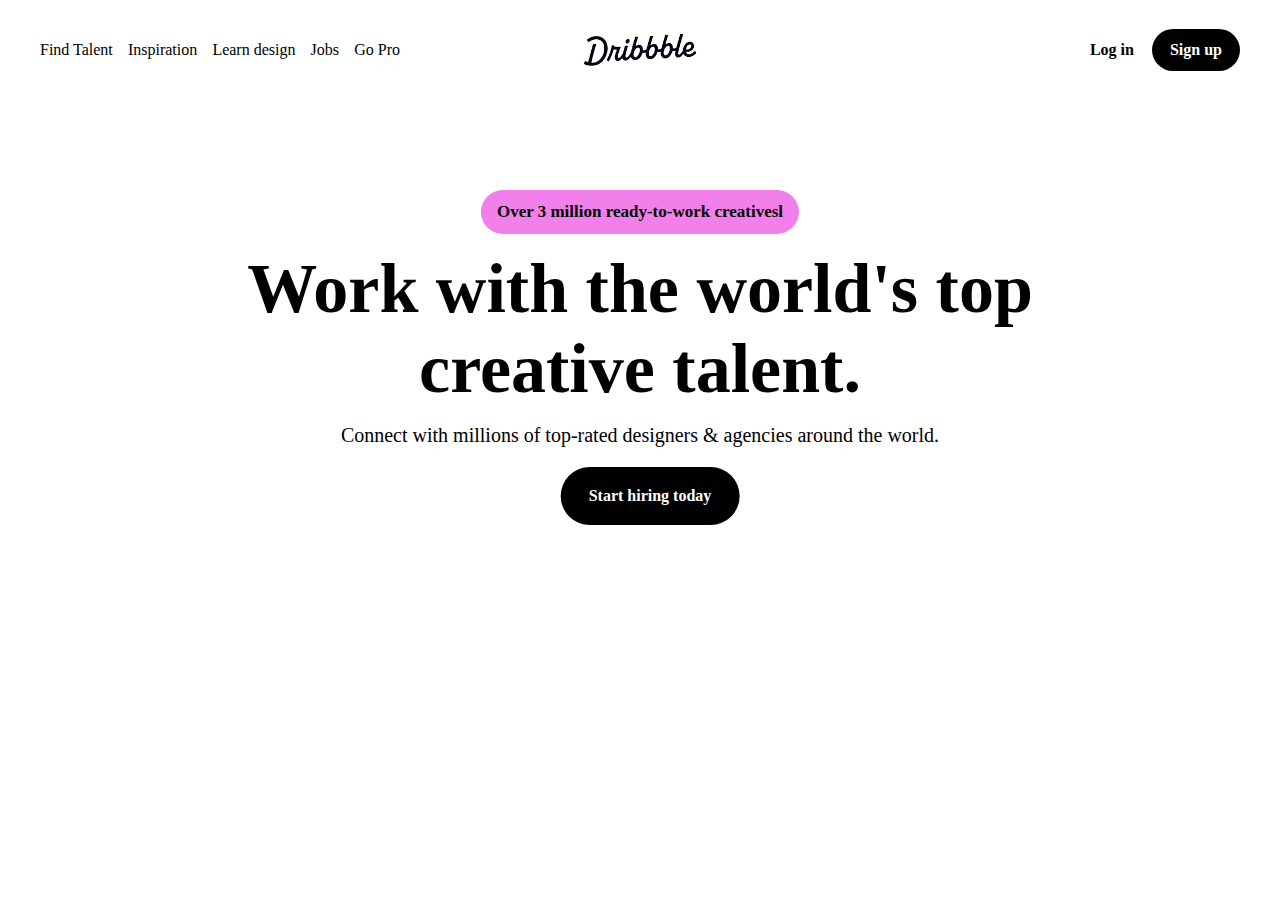
<file: project1/resonsive project1/dribbble project1/index.html>
<!DOCTYPE html>
<html lang="en">
<head>
    <meta charset="UTF-8">
    <meta name="viewport" content="width=device-width, initial-scale=1.0">
    <title>Document</title>
    <link rel="stylesheet" href="index.css">
</head>
<body>
    <div id="page1">
        <div id="nav">
        <div id="nav-part1">
            <h4>Find Talent</h4>
            <h4>Inspiration</h4>
            <h4>Learn design</h4>
            <h4>Jobs</h4>
            <h4>Go Pro</h4>
         </div>
            <img src="[data-uri]">
        <div id="nav-part2">
            <button>Log in</button>
            <button>Sign up</button>
        </div>
       

        </div>


        <div id="content">
            <h3>Over 3 million ready-to-work creativesl</h3>
            <h1>Work with the world's top<br> creative talent.</h1>
            <h4>Connect with millions of top-rated designers & agencies around the world.</h4>
            <button>Start hiring today</button>
        </div>
    </div>
    
</body>
</html>
</file>
<file: project1/resonsive project1/dribbble project1/index.css>
*{
    margin:0;
    padding:0;
    box-sizing:border-box;
    font-family: "gilroy";
}
html,body{
    height:100%;
    width:100%;
}

#page1{
    height: 100%;
    width: 100%;
    /* background-color: red; */
}
 #nav{
    height: 100px;
    width: 100%;
    /* background-color: royalblue; */
    display: flex;
    align-items: center;
    justify-content: space-between;
    padding:0 40px;
}
#content{
    height:calc(100% - 100px);
    width: 100%;
    /* background-color: red; */
    padding-top: 90px;
}
#content h3{
    background-color: #f280ea;
    padding:12px 16px;
    width:fit-content;
    border-radius: 50px;
    position:relative;
    left:50%;
    transform: translateX(-50%);
    font-size: 17px;
}
#content h1{
    font-size:70px ;
    text-align: center;
    margin: 15px 0;
    font-family:" Source Serif 4";
}
#content h4{
    font-size: 20px;
    text-align: center;
    font-weight: 500;
}
#content button{
    padding:20px 28px;
    font-weight: 600;
    border:none;
    background-color: black;
    color: white;
    border-radius: 50px;
    font-size: 16px;
    position:relative;
    left:50%;
    transform: translateX(-50%);
    margin:20px 10px;
  
}


#nav-part1{
    width:30%;
    /* background-color: yellow; */
    display: flex;
    align-items: center;
    justify-content: space-between;


}
#nav-part1 h4{
    font-size:16px; 
    font-weight: 500;
}
#nav-part2{
    width:30%;
    /* background-color: yellow; */
    display: flex;
    align-items: center;
    justify-content: flex-end;

}
#nav-part2 button{
    padding:12px 18px;
    font-weight: 600;
    border:none;
    background-color: black;
    color: white;
    border-radius: 50px;
    font-size: 16px;
}
#nav-part2 button:nth-child(1){
    background-color:transparent;
    color:#000;
}
#nav img{
    height:110px;
}
</file>
